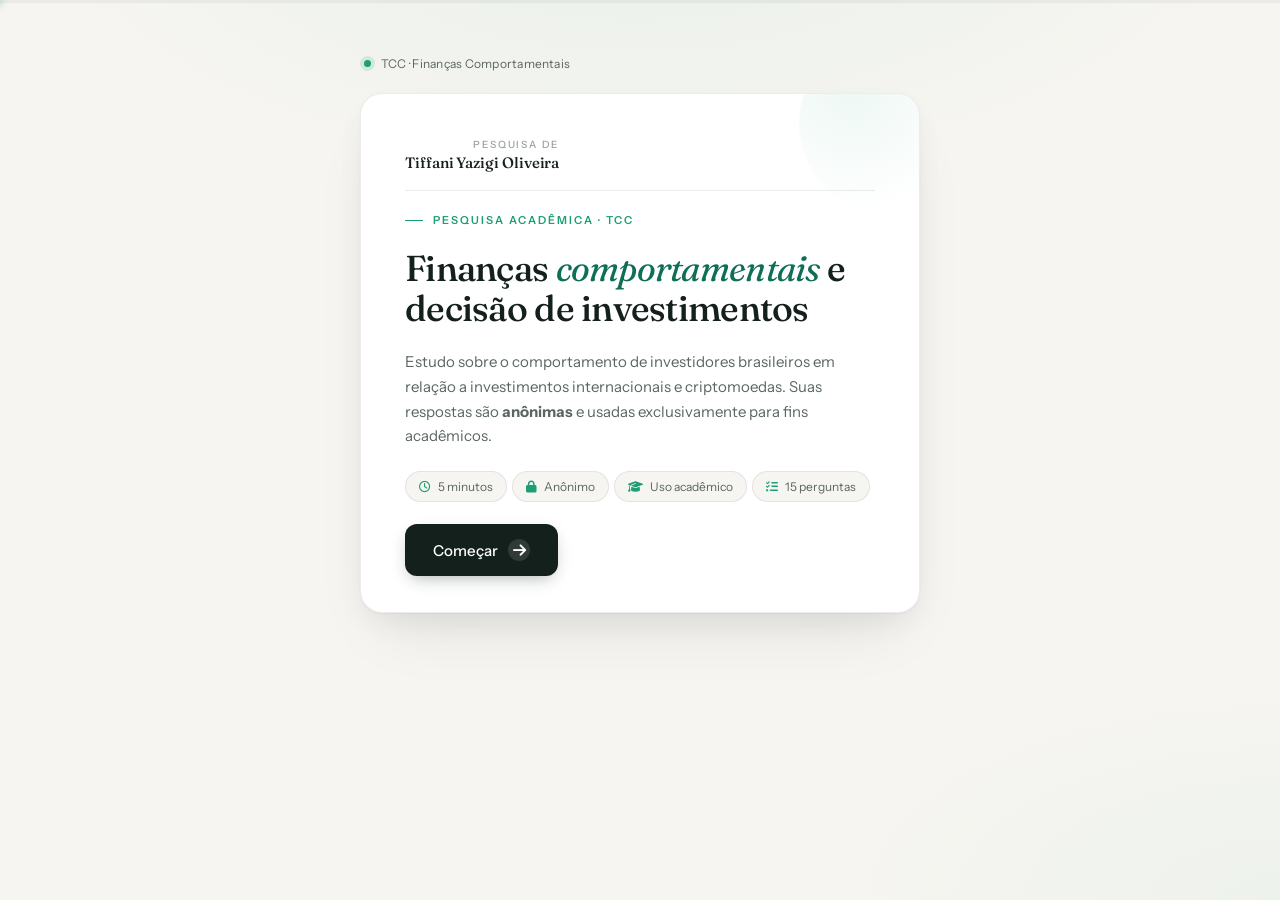
<file: index.html>
<!DOCTYPE html>
<html lang="pt-BR">
<head>
  <meta charset="UTF-8" />
  <meta name="viewport" content="width=device-width, initial-scale=1.0" />
  <title>Questionário – Finanças Comportamentais | TCC Tiffani Yazigi Oliveira</title>
  <link rel="preconnect" href="https://fonts.googleapis.com" />
  <link rel="preconnect" href="https://fonts.gstatic.com" crossorigin />
  <link href="https://fonts.googleapis.com/css2?family=Fraunces:opsz,wght@9..144,400;9..144,500;9..144,600&family=Instrument+Sans:wght@400;500;600&display=swap" rel="stylesheet" />
  <link rel="stylesheet" href="https://cdnjs.cloudflare.com/ajax/libs/font-awesome/6.5.0/css/all.min.css" />

  <style>
    *, *::before, *::after { box-sizing: border-box; margin: 0; padding: 0; }

    :root {
      --green: #1D9E75;
      --green-deep: #0F6E56;
      --green-soft: #E8F5EE;
      --green-text: #0a4a37;
      --bg: #F6F5F1;
      --bg-grain: #F1EFE8;
      --surface: #FFFFFF;
      --border: rgba(15, 23, 20, 0.08);
      --border-strong: rgba(15, 23, 20, 0.14);
      --text: #14201C;
      --text-muted: #5a6660;
      --text-hint: #94a09a;
      --radius: 12px;
      --radius-lg: 22px;
      --ease-out: cubic-bezier(.22,1,.36,1);
      --ease-in: cubic-bezier(.4,0,1,1);
      --ease-bounce: cubic-bezier(.34,1.56,.64,1);

      --shadow-card: 0 1px 2px rgba(15,23,20,0.04), 0 12px 32px -8px rgba(15,23,20,0.08), 0 32px 64px -24px rgba(15,23,20,0.10);
    }

    html, body {
      min-height: 100vh;
      background: var(--bg);
      font-family: 'Instrument Sans', system-ui, sans-serif;
      color: var(--text);
      -webkit-font-smoothing: antialiased;
      text-rendering: optimizeLegibility;
    }

    body {
      display: flex;
      flex-direction: column;
      align-items: center;
      justify-content: flex-start;
      padding: 56px 16px 80px;
      background-image:
        radial-gradient(ellipse 80% 50% at 50% -10%, rgba(29, 158, 117, 0.06), transparent 60%),
        radial-gradient(ellipse 60% 40% at 100% 100%, rgba(29, 158, 117, 0.04), transparent 60%);
      background-attachment: fixed;
    }

    .topbar {
      width: 100%;
      max-width: 560px;
      display: flex;
      align-items: center;
      justify-content: space-between;
      margin-bottom: 22px;
      padding: 0 4px;
    }
    .topbar-brand {
      display: flex; align-items: center; gap: 10px;
      font-size: 12px;
      color: var(--text-muted);
      letter-spacing: 0.02em;
    }
    .topbar-brand .dot {
      width: 7px; height: 7px; border-radius: 50%;
      background: var(--green);
      box-shadow: 0 0 0 4px rgba(29,158,117,0.15);
      animation: pulseDot 2.4s ease-in-out infinite;
    }
    @keyframes pulseDot {
      0%, 100% { box-shadow: 0 0 0 4px rgba(29,158,117,0.15); }
      50%      { box-shadow: 0 0 0 7px rgba(29,158,117,0.05); }
    }
    .topbar-step { font-size: 12px; color: var(--text-hint); font-variant-numeric: tabular-nums; }

    #progress-wrap {
      position: fixed;
      top: 0; left: 0; right: 0;
      height: 3px;
      background: rgba(15,23,20,0.05);
      z-index: 100;
    }
    #progress-fill {
      height: 100%;
      background: linear-gradient(90deg, var(--green-deep), var(--green));
      border-radius: 0 3px 3px 0;
      transition: width 0.7s cubic-bezier(.22,1,.36,1);
      width: 0%;
      position: relative;
    }
    #progress-fill::after {
      content: '';
      position: absolute;
      right: 0; top: -1px;
      width: 8px; height: 5px;
      background: var(--green);
      filter: blur(4px);
      opacity: 0.7;
    }

    #card {
      width: 100%;
      max-width: 560px;
      background: var(--surface);
      border-radius: var(--radius-lg);
      border: 1px solid var(--border);
      box-shadow: var(--shadow-card);
      padding: 44px 44px 36px;
      min-height: 420px;
      position: relative;
      overflow: hidden;
    }
    #card::before {
      content: '';
      position: absolute;
      top: -60px; right: -60px;
      width: 180px; height: 180px;
      border-radius: 50%;
      background: radial-gradient(circle at 30% 30%, rgba(29,158,117,0.08), transparent 70%);
      pointer-events: none;
    }

    .screen {
      display: none;
      flex-direction: column;
      gap: 22px;
      position: relative;
      z-index: 1;
    }
    .screen.active {
      display: flex;
      animation: slideInFwd 0.5s var(--ease-out) both;
    }
    .screen.leaving {
      animation: slideOutFwd 0.32s var(--ease-in) both;
      pointer-events: none;
      position: absolute;
      top: 44px; left: 44px;
      width: calc(100% - 88px);
    }
    .screen.entering-back { animation: slideInBack 0.5s var(--ease-out) both; }
    .screen.leaving-back {
      animation: slideOutBack 0.32s var(--ease-in) both;
      pointer-events: none;
      position: absolute;
      top: 44px; left: 44px;
      width: calc(100% - 88px);
    }

    @keyframes slideInFwd  { from { opacity:0; transform:translateX(40px);  } to { opacity:1; transform:translateX(0); } }
    @keyframes slideOutFwd { from { opacity:1; transform:translateX(0);      } to { opacity:0; transform:translateX(-40px); } }
    @keyframes slideInBack { from { opacity:0; transform:translateX(-40px); } to { opacity:1; transform:translateX(0); } }
    @keyframes slideOutBack{ from { opacity:1; transform:translateX(0);      } to { opacity:0; transform:translateX(40px);  } }

    .screen.active > * { opacity:0; animation: staggerIn 0.55s var(--ease-out) both; }
    .screen.active > *:nth-child(1) { animation-delay:.05s; }
    .screen.active > *:nth-child(2) { animation-delay:.12s; }
    .screen.active > *:nth-child(3) { animation-delay:.19s; }
    .screen.active > *:nth-child(4) { animation-delay:.26s; }
    .screen.active > *:nth-child(5) { animation-delay:.33s; }
    .screen.active > *:nth-child(6) { animation-delay:.40s; }
    .screen.active > *:nth-child(7) { animation-delay:.47s; }
    @keyframes staggerIn { from { opacity:0; transform:translateY(8px); } to { opacity:1; transform:translateY(0); } }

    .block-label {
      font-size: 11px; font-weight: 600; letter-spacing: .18em; text-transform: uppercase;
      color: var(--green); display: flex; align-items: center; gap: 10px;
    }
    .block-label::before { content:''; width:18px; height:1px; background:var(--green); display:inline-block; }

    .question-title {
      font-family: 'Fraunces', Georgia, serif;
      font-weight: 500; font-size: 26px; line-height: 1.25;
      letter-spacing: -.015em; color: var(--text); text-wrap: pretty;
    }

    .options-grid { display:flex; flex-direction:column; gap:8px; }
    .opt-btn {
      display:flex; align-items:center; gap:14px;
      padding:14px 16px 14px 14px;
      border:1px solid var(--border); border-radius:var(--radius);
      background:var(--surface); cursor:pointer; text-align:left;
      font-family:inherit; font-size:15px; color:var(--text);
      transition: border-color .2s var(--ease-out), background .2s var(--ease-out),
                  transform .2s var(--ease-out), box-shadow .2s var(--ease-out);
      width:100%; position:relative;
    }
    .opt-btn:hover { border-color:var(--green); background:var(--green-soft); transform:translateX(3px); }
    .opt-btn:active { transform:translateX(3px) scale(.99); }
    .opt-btn.selected {
      border-color:var(--green); background:var(--green-soft);
      color:var(--green-text); font-weight:500;
      box-shadow:0 0 0 3px rgba(29,158,117,.10);
      animation:pulseBounce .55s var(--ease-bounce);
    }
    @keyframes pulseBounce {
      0%   { transform:translateX(3px) scale(1); }
      40%  { transform:translateX(3px) scale(1.025); }
      70%  { transform:translateX(3px) scale(.995); }
      100% { transform:translateX(3px) scale(1); }
    }
    .opt-check {
      width:22px; height:22px; border-radius:50%; border:1.5px solid #c8ccca;
      display:flex; align-items:center; justify-content:center; flex-shrink:0;
      transition:background .2s var(--ease-out), border-color .2s var(--ease-out);
    }
    .opt-btn.selected .opt-check { background:var(--green); border-color:var(--green); animation:checkPop .4s var(--ease-bounce); }
    @keyframes checkPop { 0%{transform:scale(.6)} 60%{transform:scale(1.18)} 100%{transform:scale(1)} }
    .opt-check-inner {
      width:8px; height:8px; border-radius:50%; background:white;
      opacity:0; transform:scale(0);
      transition:opacity .2s var(--ease-out), transform .3s var(--ease-bounce);
    }
    .opt-btn.selected .opt-check-inner { opacity:1; transform:scale(1); }

    .likert-wrap { display:flex; flex-direction:column; gap:14px; }
    .likert-labels { display:flex; justify-content:space-between; font-size:11px; color:var(--text-hint); letter-spacing:.02em; }
    .likert-options { display:flex; gap:8px; }
    .likert-btn {
      flex:1; height:58px; border:1px solid var(--border); border-radius:var(--radius);
      background:var(--surface); cursor:pointer;
      font-family:'Fraunces',Georgia,serif; font-size:18px; font-weight:500; color:var(--text-muted);
      transition: border-color .2s var(--ease-out), background .2s var(--ease-out),
                  color .2s var(--ease-out), transform .2s var(--ease-out), box-shadow .2s var(--ease-out);
    }
    .likert-btn:hover { border-color:var(--green); color:var(--green); transform:translateY(-3px); }
    .likert-btn.selected {
      border-color:var(--green); background:var(--green); color:white;
      transform:translateY(-3px); box-shadow:0 8px 18px -8px rgba(29,158,117,.5);
      animation:likertPop .5s var(--ease-bounce);
    }
    @keyframes likertPop {
      0%   { transform:translateY(-3px) scale(1); }
      45%  { transform:translateY(-3px) scale(1.08); }
      100% { transform:translateY(-3px) scale(1); }
    }

    .nav-row { display:flex; justify-content:space-between; align-items:center; gap:10px; margin-top:12px; }

    .btn-next {
      padding:13px 24px; background:var(--text); color:white; border:none;
      border-radius:var(--radius); font-family:inherit; font-size:14px; font-weight:500;
      cursor:pointer; opacity:0; transform:translateY(6px); pointer-events:none;
      transition:opacity .4s var(--ease-out), transform .4s var(--ease-bounce),
                 background .2s var(--ease-out), box-shadow .2s var(--ease-out);
      display:flex; align-items:center; gap:8px;
    }
    .btn-next.enabled { opacity:1; transform:translateY(0); pointer-events:auto; box-shadow:0 6px 18px -6px rgba(20,32,28,.4); }
    .btn-next:hover { background:#0a1310; box-shadow:0 10px 22px -8px rgba(20,32,28,.5); }
    .btn-next:active { transform:translateY(0) scale(.97); }
    .btn-next.submit { background:var(--green); }
    .btn-next.submit:hover { background:var(--green-deep); }

    .btn-back {
      padding:11px 16px; background:transparent; color:var(--text-muted); border:none;
      border-radius:var(--radius); font-family:inherit; font-size:13px; cursor:pointer;
      transition:background .15s var(--ease-out), color .15s var(--ease-out), transform .2s var(--ease-out);
      display:flex; align-items:center; gap:6px;
    }
    .btn-back:hover { color:var(--text); transform:translateX(-2px); }
    .btn-back .arr { transition:transform .2s var(--ease-out); }
    .btn-back:hover .arr { transform:translateX(-2px); }

    .welcome-header {
      display:flex; align-items:center; justify-content:space-between; gap:16px;
      padding-bottom:18px; border-bottom:1px solid var(--border);
    }
    .welcome-author { text-align:right; display:flex; flex-direction:column; gap:2px; }
    .welcome-author-label { font-size:10px; letter-spacing:.18em; text-transform:uppercase; color:var(--text-hint); font-weight:500; }
    .welcome-author-name { font-family:'Fraunces',Georgia,serif; font-size:15px; font-weight:500; color:var(--text); letter-spacing:-.005em; }

    .welcome-eyebrow {
      font-size:11px; font-weight:600; letter-spacing:.18em; text-transform:uppercase;
      color:var(--green); display:flex; align-items:center; gap:10px;
    }
    .welcome-eyebrow::before { content:''; width:18px; height:1px; background:var(--green); }
    .welcome-title { font-family:'Fraunces',Georgia,serif; font-weight:500; font-size:36px; line-height:1.1; letter-spacing:-.02em; color:var(--text); }
    .welcome-title em { font-style:italic; color:var(--green-deep); font-weight:400; }
    .welcome-sub { font-size:15px; color:var(--text-muted); line-height:1.65; max-width:95%; }
    .welcome-meta { display:flex; gap:8px; flex-wrap:wrap; }
    .meta-pill {
      display:flex; align-items:center; gap:7px; font-size:12px; color:var(--text-muted);
      background:#f6f5f1; padding:7px 13px; border-radius:100px; border:1px solid var(--border);
    }
    .meta-pill i { color:var(--green); font-size:12px; }

    .btn-start {
      padding:15px 28px; background:var(--text); color:white; border:none;
      border-radius:var(--radius); font-family:inherit; font-size:15px; font-weight:500;
      cursor:pointer; align-self:flex-start;
      transition:background .2s var(--ease-out), transform .2s var(--ease-out), box-shadow .2s var(--ease-out);
      display:flex; align-items:center; gap:10px; box-shadow:0 6px 18px -6px rgba(20,32,28,.4);
    }
    .btn-start:hover { background:#0a1310; box-shadow:0 12px 24px -8px rgba(20,32,28,.5); transform:translateY(-1px); }
    .btn-start:active { transform:translateY(0) scale(.97); }
    .btn-start .arrow-wrap {
      display:inline-flex; width:22px; height:22px; align-items:center; justify-content:center;
      border-radius:50%; background:rgba(255,255,255,.12);
      transition:background .2s var(--ease-out), transform .3s var(--ease-out);
    }
    .btn-start:hover .arrow-wrap { background:var(--green); transform:translateX(3px); }

    .thanks-wrap { display:flex; flex-direction:column; align-items:center; text-align:center; gap:16px; padding:18px 0; }
    .thanks-check {
      width:84px; height:84px; border-radius:50%; background:var(--green-soft);
      display:flex; align-items:center; justify-content:center; position:relative;
      transform:scale(0); animation:thanksCheckPop .85s var(--ease-bounce) .1s forwards;
    }
    .thanks-check::before {
      content:''; position:absolute; inset:-8px; border-radius:50%;
      border:2px solid var(--green); opacity:0; animation:thanksRing 1.5s var(--ease-out) .5s forwards;
    }
    .thanks-check i { font-size:38px; color:var(--green); opacity:0; transform:scale(.5); animation:thanksIconIn .5s var(--ease-bounce) .5s forwards; }
    @keyframes thanksCheckPop { 0%{transform:scale(0) rotate(-30deg)} 60%{transform:scale(1.15) rotate(5deg)} 100%{transform:scale(1) rotate(0)} }
    @keyframes thanksIconIn  { 0%{opacity:0;transform:scale(.4)} 60%{opacity:1;transform:scale(1.2)} 100%{opacity:1;transform:scale(1)} }
    @keyframes thanksRing    { 0%{opacity:.5;transform:scale(.6)} 100%{opacity:0;transform:scale(1.4)} }
    .thanks-title {
      font-family:'Fraunces',Georgia,serif; font-weight:500; font-size:30px; line-height:1.2;
      letter-spacing:-.015em; color:var(--text); opacity:0; animation:thanksTextIn .6s var(--ease-out) .8s forwards;
    }
    .thanks-title em { font-style:italic; color:var(--green-deep); font-weight:400; }
    .thanks-sub { font-size:15px; color:var(--text-muted); line-height:1.65; max-width:420px; opacity:0; animation:thanksTextIn .6s var(--ease-out) 1.0s forwards; }
    .thanks-foot {
      margin-top:10px; font-size:12px; color:var(--text-hint); opacity:0;
      animation:thanksTextIn .6s var(--ease-out) 1.2s forwards; display:flex; gap:8px; align-items:center;
    }
    .thanks-foot .sig { font-family:'Fraunces',Georgia,serif; font-style:italic; color:var(--text-muted); }
    @keyframes thanksTextIn { from{opacity:0;transform:translateY(12px)} to{opacity:1;transform:translateY(0)} }

    @media (max-width:600px) {
      body { padding:32px 14px 60px; }
      .topbar { margin-bottom:16px; }
      #card { padding:30px 24px; min-height:360px; }
      .screen.leaving, .screen.leaving-back { top:30px; left:24px; width:calc(100% - 48px); }
      .question-title { font-size:21px; }
      .welcome-title { font-size:28px; }
      .welcome-author-name { font-size:14px; }
      .likert-btn { height:50px; font-size:16px; }
      .thanks-title { font-size:24px; }
    }
  </style>
</head>
<body>

<div id="progress-wrap"><div id="progress-fill"></div></div>

<div class="topbar">
  <div class="topbar-brand"><span class="dot"></span> TCC · Finanças Comportamentais</div>
  <div class="topbar-step" id="topbar-step"></div>
</div>

<div id="card">

  <!-- WELCOME -->
  <div class="screen active" id="screen-welcome">
    <div class="welcome-header">
      <div class="welcome-author">
        <div class="welcome-author-label">Pesquisa de</div>
        <div class="welcome-author-name">Tiffani Yazigi Oliveira</div>
      </div>
    </div>
    <div class="welcome-eyebrow">Pesquisa Acadêmica · TCC</div>
    <div class="welcome-title">Finanças <em>comportamentais</em> e decisão de investimentos</div>
    <div class="welcome-sub">Estudo sobre o comportamento de investidores brasileiros em relação a investimentos internacionais e criptomoedas. Suas respostas são <strong>anônimas</strong> e usadas exclusivamente para fins acadêmicos.</div>
    <div class="welcome-meta" style="gap:5px">
      <div class="meta-pill"><i class="fa-regular fa-clock"></i> 5 minutos</div>
      <div class="meta-pill"><i class="fa-solid fa-lock"></i> Anônimo</div>
      <div class="meta-pill"><i class="fa-solid fa-graduation-cap"></i> Uso acadêmico</div>
      <div class="meta-pill"><i class="fa-solid fa-list-check"></i> 15 perguntas</div>
    </div>
    <button class="btn-start" onclick="goTo(1,'forward')">
      Começar
      <span class="arrow-wrap"><i class="fa-solid fa-arrow-right"></i></span>
    </button>
  </div>

  <!-- Q1 -->
  <div class="screen" id="screen-1">
    <div class="block-label">Bloco 1 · Perfil do Investidor</div>
    <div class="question-title">Qual sua faixa etária?</div>
    <div class="options-grid" id="opts-1">
      <button class="opt-btn" onclick="select(1,'Até 24 anos',this)"><div class="opt-check"><div class="opt-check-inner"></div></div>Até 24 anos</button>
      <button class="opt-btn" onclick="select(1,'25 a 34 anos',this)"><div class="opt-check"><div class="opt-check-inner"></div></div>25 a 34 anos</button>
      <button class="opt-btn" onclick="select(1,'35 a 44 anos',this)"><div class="opt-check"><div class="opt-check-inner"></div></div>35 a 44 anos</button>
      <button class="opt-btn" onclick="select(1,'45 a 54 anos',this)"><div class="opt-check"><div class="opt-check-inner"></div></div>45 a 54 anos</button>
      <button class="opt-btn" onclick="select(1,'55 anos ou mais',this)"><div class="opt-check"><div class="opt-check-inner"></div></div>55 anos ou mais</button>
    </div>
    <div class="nav-row">
      <button class="btn-back" onclick="goTo(0,'back')"><i class="fa-solid fa-arrow-left arr"></i> Voltar</button>
      <button class="btn-next" id="next-1" onclick="goTo(2,'forward')">Próximo <i class="fa-solid fa-arrow-right"></i></button>
    </div>
  </div>

  <!-- Q2 -->
  <div class="screen" id="screen-2">
    <div class="block-label">Bloco 1 · Perfil do Investidor</div>
    <div class="question-title">Há quanto tempo você investe no mercado financeiro?</div>
    <div class="options-grid" id="opts-2">
      <button class="opt-btn" onclick="select(2,'Menos de 1 ano',this)"><div class="opt-check"><div class="opt-check-inner"></div></div>Menos de 1 ano</button>
      <button class="opt-btn" onclick="select(2,'Entre 1 e 3 anos',this)"><div class="opt-check"><div class="opt-check-inner"></div></div>Entre 1 e 3 anos</button>
      <button class="opt-btn" onclick="select(2,'Entre 3 e 5 anos',this)"><div class="opt-check"><div class="opt-check-inner"></div></div>Entre 3 e 5 anos</button>
      <button class="opt-btn" onclick="select(2,'Mais de 5 anos',this)"><div class="opt-check"><div class="opt-check-inner"></div></div>Mais de 5 anos</button>
    </div>
    <div class="nav-row">
      <button class="btn-back" onclick="goTo(1,'back')"><i class="fa-solid fa-arrow-left arr"></i> Voltar</button>
      <button class="btn-next" id="next-2" onclick="goTo(3,'forward')">Próximo <i class="fa-solid fa-arrow-right"></i></button>
    </div>
  </div>

  <!-- Q3 -->
  <div class="screen" id="screen-3">
    <div class="block-label">Bloco 1 · Perfil do Investidor</div>
    <div class="question-title">Como você classifica seu perfil de investidor?</div>
    <div class="options-grid" id="opts-3">
      <button class="opt-btn" onclick="select(3,'Conservador',this)"><div class="opt-check"><div class="opt-check-inner"></div></div>Conservador</button>
      <button class="opt-btn" onclick="select(3,'Moderado',this)"><div class="opt-check"><div class="opt-check-inner"></div></div>Moderado</button>
      <button class="opt-btn" onclick="select(3,'Arrojado',this)"><div class="opt-check"><div class="opt-check-inner"></div></div>Arrojado</button>
    </div>
    <div class="nav-row">
      <button class="btn-back" onclick="goTo(2,'back')"><i class="fa-solid fa-arrow-left arr"></i> Voltar</button>
      <button class="btn-next" id="next-3" onclick="goTo(4,'forward')">Próximo <i class="fa-solid fa-arrow-right"></i></button>
    </div>
  </div>

  <!-- Q4 -->
  <div class="screen" id="screen-4">
    <div class="block-label">Bloco 1 · Perfil do Investidor</div>
    <div class="question-title">Qual sua faixa de renda mensal?</div>
    <div class="options-grid" id="opts-4">
      <button class="opt-btn" onclick="select(4,'Até R$ 5.000',this)"><div class="opt-check"><div class="opt-check-inner"></div></div>Até R$ 5.000</button>
      <button class="opt-btn" onclick="select(4,'De R$ 5.001 a R$ 10.000',this)"><div class="opt-check"><div class="opt-check-inner"></div></div>De R$ 5.001 a R$ 10.000</button>
      <button class="opt-btn" onclick="select(4,'De R$ 10.001 a R$ 20.000',this)"><div class="opt-check"><div class="opt-check-inner"></div></div>De R$ 10.001 a R$ 20.000</button>
      <button class="opt-btn" onclick="select(4,'Acima de R$ 20.000',this)"><div class="opt-check"><div class="opt-check-inner"></div></div>Acima de R$ 20.000</button>
    </div>
    <div class="nav-row">
      <button class="btn-back" onclick="goTo(3,'back')"><i class="fa-solid fa-arrow-left arr"></i> Voltar</button>
      <button class="btn-next" id="next-4" onclick="goTo(5,'forward')">Próximo <i class="fa-solid fa-arrow-right"></i></button>
    </div>
  </div>

  <!-- Q5 -->
  <div class="screen" id="screen-5">
    <div class="block-label">Bloco 2 · Composição da Carteira</div>
    <div class="question-title">Você possui exposição a ativos internacionais?</div>
    <div class="options-grid" id="opts-5">
      <button class="opt-btn" onclick="select(5,'Sim',this); skipInternacional=false;"><div class="opt-check"><div class="opt-check-inner"></div></div>Sim</button>
      <button class="opt-btn" onclick="select(5,'Não',this); skipInternacional=true;"><div class="opt-check"><div class="opt-check-inner"></div></div>Não</button>
    </div>
    <div class="nav-row">
      <button class="btn-back" onclick="goTo(4,'back')"><i class="fa-solid fa-arrow-left arr"></i> Voltar</button>
      <button class="btn-next" id="next-5" onclick="handleP5Next()">Próximo <i class="fa-solid fa-arrow-right"></i></button>
    </div>
  </div>

  <!-- Q6 -->
  <div class="screen" id="screen-6">
    <div class="block-label">Bloco 2 · Composição da Carteira</div>
    <div class="question-title">Aproximadamente qual percentual da sua carteira está investido em ativos internacionais?</div>
    <div class="options-grid" id="opts-6">
      <button class="opt-btn" onclick="select(6,'0%',this)"><div class="opt-check"><div class="opt-check-inner"></div></div>0%</button>
      <button class="opt-btn" onclick="select(6,'Até 10%',this)"><div class="opt-check"><div class="opt-check-inner"></div></div>Até 10%</button>
      <button class="opt-btn" onclick="select(6,'Entre 11% e 25%',this)"><div class="opt-check"><div class="opt-check-inner"></div></div>Entre 11% e 25%</button>
      <button class="opt-btn" onclick="select(6,'Entre 26% e 50%',this)"><div class="opt-check"><div class="opt-check-inner"></div></div>Entre 26% e 50%</button>
      <button class="opt-btn" onclick="select(6,'Mais de 50%',this)"><div class="opt-check"><div class="opt-check-inner"></div></div>Mais de 50%</button>
    </div>
    <div class="nav-row">
      <button class="btn-back" onclick="goTo(5,'back')"><i class="fa-solid fa-arrow-left arr"></i> Voltar</button>
      <button class="btn-next" id="next-6" onclick="goTo(7,'forward')">Próximo <i class="fa-solid fa-arrow-right"></i></button>
    </div>
  </div>

  <!-- Q7 -->
  <div class="screen" id="screen-7">
    <div class="block-label">Bloco 2 · Composição da Carteira</div>
    <div class="question-title">Você possui investimentos em criptomoedas?</div>
    <div class="options-grid" id="opts-7">
      <button class="opt-btn" onclick="select(7,'Sim',this); skipCripto=false;"><div class="opt-check"><div class="opt-check-inner"></div></div>Sim</button>
      <button class="opt-btn" onclick="select(7,'Não',this); skipCripto=true;"><div class="opt-check"><div class="opt-check-inner"></div></div>Não</button>
    </div>
    <div class="nav-row">
      <button class="btn-back" onclick="goBackFrom7()"><i class="fa-solid fa-arrow-left arr"></i> Voltar</button>
      <button class="btn-next" id="next-7" onclick="handleP7Next()">Próximo <i class="fa-solid fa-arrow-right"></i></button>
    </div>
  </div>

  <!-- Q8 -->
  <div class="screen" id="screen-8">
    <div class="block-label">Bloco 2 · Composição da Carteira</div>
    <div class="question-title">Aproximadamente qual percentual da sua carteira está investido em criptomoedas?</div>
    <div class="options-grid" id="opts-8">
      <button class="opt-btn" onclick="select(8,'0%',this)"><div class="opt-check"><div class="opt-check-inner"></div></div>0%</button>
      <button class="opt-btn" onclick="select(8,'Até 5%',this)"><div class="opt-check"><div class="opt-check-inner"></div></div>Até 5%</button>
      <button class="opt-btn" onclick="select(8,'Entre 6% e 15%',this)"><div class="opt-check"><div class="opt-check-inner"></div></div>Entre 6% e 15%</button>
      <button class="opt-btn" onclick="select(8,'Entre 16% e 30%',this)"><div class="opt-check"><div class="opt-check-inner"></div></div>Entre 16% e 30%</button>
      <button class="opt-btn" onclick="select(8,'Mais de 30%',this)"><div class="opt-check"><div class="opt-check-inner"></div></div>Mais de 30%</button>
    </div>
    <div class="nav-row">
      <button class="btn-back" onclick="goTo(7,'back')"><i class="fa-solid fa-arrow-left arr"></i> Voltar</button>
      <button class="btn-next" id="next-8" onclick="goTo(9,'forward')">Próximo <i class="fa-solid fa-arrow-right"></i></button>
    </div>
  </div>

  <!-- Q9 -->
  <div class="screen" id="screen-9">
    <div class="block-label">Bloco 2 · Composição da Carteira</div>
    <div class="question-title">O que mais influenciou sua decisão de investir em criptomoedas?</div>
    <div class="options-grid" id="opts-9">
      <button class="opt-btn" onclick="select(9,'Potencial de retorno financeiro',this)"><div class="opt-check"><div class="opt-check-inner"></div></div>Potencial de retorno financeiro</button>
      <button class="opt-btn" onclick="select(9,'Influência de redes sociais',this)"><div class="opt-check"><div class="opt-check-inner"></div></div>Influência de redes sociais</button>
      <button class="opt-btn" onclick="select(9,'Influência de amigos ou familiares',this)"><div class="opt-check"><div class="opt-check-inner"></div></div>Influência de amigos ou familiares</button>
      <button class="opt-btn" onclick="select(9,'Diversificação da carteira',this)"><div class="opt-check"><div class="opt-check-inner"></div></div>Diversificação da carteira</button>
      <button class="opt-btn" onclick="select(9,'Interesse pelo mercado de tecnologia',this)"><div class="opt-check"><div class="opt-check-inner"></div></div>Interesse pelo mercado de tecnologia</button>
      <button class="opt-btn" onclick="select(9,'Outro',this)"><div class="opt-check"><div class="opt-check-inner"></div></div>Outro</button>
    </div>
    <div class="nav-row">
      <button class="btn-back" onclick="goTo(8,'back')"><i class="fa-solid fa-arrow-left arr"></i> Voltar</button>
      <button class="btn-next" id="next-9" onclick="goTo(10,'forward')">Próximo <i class="fa-solid fa-arrow-right"></i></button>
    </div>
  </div>

  <!-- Q10 -->
  <div class="screen" id="screen-10">
    <div class="block-label">Bloco 3 · Comportamento do Investidor</div>
    <div class="question-title">Informações vistas com frequência nas redes sociais influenciam minhas decisões de investimento.</div>
    <div class="likert-wrap">
      <div class="likert-labels"><span>Discordo totalmente</span><span>Concordo totalmente</span></div>
      <div class="likert-options" id="opts-10">
        <button class="likert-btn" onclick="selectLikert(10,1,this)">1</button>
        <button class="likert-btn" onclick="selectLikert(10,2,this)">2</button>
        <button class="likert-btn" onclick="selectLikert(10,3,this)">3</button>
        <button class="likert-btn" onclick="selectLikert(10,4,this)">4</button>
        <button class="likert-btn" onclick="selectLikert(10,5,this)">5</button>
      </div>
    </div>
    <div class="nav-row">
      <button class="btn-back" onclick="goBackFrom10()"><i class="fa-solid fa-arrow-left arr"></i> Voltar</button>
      <button class="btn-next" id="next-10" onclick="goTo(11,'forward')">Próximo <i class="fa-solid fa-arrow-right"></i></button>
    </div>
  </div>

  <!-- Q11 -->
  <div class="screen" id="screen-11">
    <div class="block-label">Bloco 3 · Comportamento do Investidor</div>
    <div class="question-title">Prefiro investir em ativos brasileiros por acreditar que conheço melhor o mercado nacional.</div>
    <div class="likert-wrap">
      <div class="likert-labels"><span>Discordo totalmente</span><span>Concordo totalmente</span></div>
      <div class="likert-options" id="opts-11">
        <button class="likert-btn" onclick="selectLikert(11,1,this)">1</button>
        <button class="likert-btn" onclick="selectLikert(11,2,this)">2</button>
        <button class="likert-btn" onclick="selectLikert(11,3,this)">3</button>
        <button class="likert-btn" onclick="selectLikert(11,4,this)">4</button>
        <button class="likert-btn" onclick="selectLikert(11,5,this)">5</button>
      </div>
    </div>
    <div class="nav-row">
      <button class="btn-back" onclick="goTo(10,'back')"><i class="fa-solid fa-arrow-left arr"></i> Voltar</button>
      <button class="btn-next" id="next-11" onclick="goTo(12,'forward')">Próximo <i class="fa-solid fa-arrow-right"></i></button>
    </div>
  </div>

  <!-- Q12 -->
  <div class="screen" id="screen-12">
    <div class="block-label">Bloco 3 · Comportamento do Investidor</div>
    <div class="question-title">Mesmo considerando os benefícios da diversificação internacional, prefiro manter a maior parte dos meus investimentos no Brasil.</div>
    <div class="likert-wrap">
      <div class="likert-labels"><span>Discordo totalmente</span><span>Concordo totalmente</span></div>
      <div class="likert-options" id="opts-12">
        <button class="likert-btn" onclick="selectLikert(12,1,this)">1</button>
        <button class="likert-btn" onclick="selectLikert(12,2,this)">2</button>
        <button class="likert-btn" onclick="selectLikert(12,3,this)">3</button>
        <button class="likert-btn" onclick="selectLikert(12,4,this)">4</button>
        <button class="likert-btn" onclick="selectLikert(12,5,this)">5</button>
      </div>
    </div>
    <div class="nav-row">
      <button class="btn-back" onclick="goTo(11,'back')"><i class="fa-solid fa-arrow-left arr"></i> Voltar</button>
      <button class="btn-next" id="next-12" onclick="goTo(13,'forward')">Próximo <i class="fa-solid fa-arrow-right"></i></button>
    </div>
  </div>

  <!-- Q13 -->
  <div class="screen" id="screen-13">
    <div class="block-label">Bloco 3 · Comportamento do Investidor</div>
    <div class="question-title">Acredito que consigo identificar boas oportunidades de investimento antes da maioria das pessoas.</div>
    <div class="likert-wrap">
      <div class="likert-labels"><span>Discordo totalmente</span><span>Concordo totalmente</span></div>
      <div class="likert-options" id="opts-13">
        <button class="likert-btn" onclick="selectLikert(13,1,this)">1</button>
        <button class="likert-btn" onclick="selectLikert(13,2,this)">2</button>
        <button class="likert-btn" onclick="selectLikert(13,3,this)">3</button>
        <button class="likert-btn" onclick="selectLikert(13,4,this)">4</button>
        <button class="likert-btn" onclick="selectLikert(13,5,this)">5</button>
      </div>
    </div>
    <div class="nav-row">
      <button class="btn-back" onclick="goTo(12,'back')"><i class="fa-solid fa-arrow-left arr"></i> Voltar</button>
      <button class="btn-next" id="next-13" onclick="goTo(14,'forward')">Próximo <i class="fa-solid fa-arrow-right"></i></button>
    </div>
  </div>

  <!-- Q14 -->
  <div class="screen" id="screen-14">
    <div class="block-label">Bloco 3 · Comportamento do Investidor</div>
    <div class="question-title">Costumo acreditar que ativos que tiveram forte valorização recente continuarão apresentando bom desempenho.</div>
    <div class="likert-wrap">
      <div class="likert-labels"><span>Discordo totalmente</span><span>Concordo totalmente</span></div>
      <div class="likert-options" id="opts-14">
        <button class="likert-btn" onclick="selectLikert(14,1,this)">1</button>
        <button class="likert-btn" onclick="selectLikert(14,2,this)">2</button>
        <button class="likert-btn" onclick="selectLikert(14,3,this)">3</button>
        <button class="likert-btn" onclick="selectLikert(14,4,this)">4</button>
        <button class="likert-btn" onclick="selectLikert(14,5,this)">5</button>
      </div>
    </div>
    <div class="nav-row">
      <button class="btn-back" onclick="goTo(13,'back')"><i class="fa-solid fa-arrow-left arr"></i> Voltar</button>
      <button class="btn-next" id="next-14" onclick="goTo(15,'forward')">Próximo <i class="fa-solid fa-arrow-right"></i></button>
    </div>
  </div>

  <!-- Q15 -->
  <div class="screen" id="screen-15">
    <div class="block-label">Bloco 3 · Comportamento do Investidor</div>
    <div class="question-title">Considero criptomoedas investimentos mais arriscados do que ativos internacionais tradicionais.</div>
    <div class="likert-wrap">
      <div class="likert-labels"><span>Discordo totalmente</span><span>Concordo totalmente</span></div>
      <div class="likert-options" id="opts-15">
        <button class="likert-btn" onclick="selectLikert(15,1,this)">1</button>
        <button class="likert-btn" onclick="selectLikert(15,2,this)">2</button>
        <button class="likert-btn" onclick="selectLikert(15,3,this)">3</button>
        <button class="likert-btn" onclick="selectLikert(15,4,this)">4</button>
        <button class="likert-btn" onclick="selectLikert(15,5,this)">5</button>
      </div>
    </div>
    <div class="nav-row">
      <button class="btn-back" onclick="goTo(14,'back')"><i class="fa-solid fa-arrow-left arr"></i> Voltar</button>
      <button class="btn-next submit" id="next-15" onclick="submitForm()">
        <i class="fa-solid fa-paper-plane"></i> Enviar respostas
      </button>
    </div>
  </div>

  <!-- THANKS -->
  <div class="screen" id="screen-thanks">
    <div class="thanks-wrap">
      <div class="thanks-check"><i class="fa-solid fa-check"></i></div>
      <div class="thanks-title">Obrigado pela <em>participação</em>!</div>
      <div class="thanks-sub">Suas respostas foram registradas com sucesso e contribuirão para a pesquisa acadêmica sobre finanças comportamentais e decisão de investimentos de investidores brasileiros.</div>
      <div class="thanks-foot">
        <span class="sig">Tiffani Yazigi Oliveira</span>
        <span>·</span>
        <span>MBA USP/Esalq</span>
      </div>
    </div>
  </div>

</div>

<script>
  const SUPABASE_URL = "https://okmscfwzskkmsyebrbit.supabase.co";
  const SUPABASE_KEY = "eyJhbGciOiJIUzI1NiIsInR5cCI6IkpXVCJ9.eyJpc3MiOiJzdXBhYmFzZSIsInJlZiI6Im9rbXNjZnd6c2trbXN5ZWJyYml0Iiwicm9sZSI6ImFub24iLCJpYXQiOjE3NzY4OTg3MjYsImV4cCI6MjA5MjQ3NDcyNn0.hSNLMXopnwbxMvr5cnzIA79Sq9xANaf9ZEmxbJJJlgc";

  const answers = {};
  let skipInternacional = false;
  let skipCripto = false;
  let currentScreen = 0;
  let transitioning = false;
  const TOTAL = 15;

  function updateProgress(n) {
    let pct = 0;
    if (n === 'thanks') pct = 100;
    else if (typeof n === 'number') pct = n === 0 ? 0 : Math.round((n / TOTAL) * 100);
    document.getElementById('progress-fill').style.width = pct + '%';
    const tb = document.getElementById('topbar-step');
    if (n === 0) tb.textContent = 'Bem-vindo';
    else if (n === 'thanks') tb.textContent = 'Concluído';
    else tb.textContent = `Pergunta ${n} de ${TOTAL}`;
  }

  function goTo(n, direction) {
    if (transitioning) return;
    transitioning = true;
    const currentId = currentScreen === 0 ? 'screen-welcome' : (currentScreen === 'thanks' ? 'screen-thanks' : 'screen-' + currentScreen);
    const nextId    = n === 0 ? 'screen-welcome' : (n === 'thanks' ? 'screen-thanks' : 'screen-' + n);
    const currentEl = document.getElementById(currentId);
    const nextEl    = document.getElementById(nextId);
    const leaveClass = direction === 'back' ? 'leaving-back' : 'leaving';
    const enterClass = direction === 'back' ? 'entering-back' : '';
    currentEl.classList.add(leaveClass);
    setTimeout(() => {
      currentEl.classList.remove('active', leaveClass);
      void nextEl.offsetWidth;
      nextEl.classList.add('active');
      if (enterClass) nextEl.classList.add(enterClass);
      transitioning = false;
      setTimeout(() => nextEl.classList.remove(enterClass), 500);
    }, 280);
    currentScreen = n === 'thanks' ? 'thanks' : n;
    updateProgress(currentScreen);
  }

  function select(q, val, btn) {
    answers['p' + q] = val;
    document.getElementById('opts-' + q).querySelectorAll('.opt-btn').forEach(b => b.classList.remove('selected'));
    btn.classList.remove('selected');
    void btn.offsetWidth;
    btn.classList.add('selected');
    const next = document.getElementById('next-' + q);
    if (next) next.classList.add('enabled');
    clearTimeout(window._autoAdv);
    window._autoAdv = setTimeout(() => {
      if (q === 5) handleP5Next();
      else if (q === 7) handleP7Next();
      else if (q < 15) goTo(q + 1, 'forward');
    }, 350);
  }

  function selectLikert(q, val, btn) {
    answers['p' + q] = val;
    document.getElementById('opts-' + q).querySelectorAll('.likert-btn').forEach(b => b.classList.remove('selected'));
    btn.classList.remove('selected');
    void btn.offsetWidth;
    btn.classList.add('selected');
    const next = document.getElementById('next-' + q);
    if (next) next.classList.add('enabled');
    clearTimeout(window._autoAdv);
    window._autoAdv = setTimeout(() => {
      if (q < 15) goTo(q + 1, 'forward');
    }, 350);
  }

  function handleP5Next() {
    if (skipInternacional) { answers['p6'] = '0%'; goTo(7, 'forward'); }
    else goTo(6, 'forward');
  }

  function handleP7Next() {
    if (skipCripto) { answers['p8'] = '0%'; answers['p9'] = 'Não possui'; goTo(10, 'forward'); }
    else goTo(8, 'forward');
  }

  function goBackFrom7()  { if (skipInternacional) goTo(5,'back'); else goTo(6,'back'); }
  function goBackFrom10() { if (skipCripto) goTo(7,'back'); else goTo(9,'back'); }

  function submitForm() {
    const btn = document.getElementById('next-15');
    btn.innerHTML = '<i class="fa-solid fa-spinner fa-spin"></i> Enviando...';
    btn.classList.remove('enabled');
    const payload = {};
    for (let i = 1; i <= 15; i++) payload['p' + i] = answers['p' + i] || '';
    fetch(`${SUPABASE_URL}/rest/v1/respostas_tcc`, {
      method: 'POST',
      headers: {
        'Content-Type': 'application/json',
        'apikey': SUPABASE_KEY,
        'Authorization': `Bearer ${SUPABASE_KEY}`,
        'Prefer': 'return=minimal'
      },
      body: JSON.stringify(payload)
    })
    .then(() => goTo('thanks', 'forward'))
    .catch(() => goTo('thanks', 'forward'));
  }

  document.addEventListener('keydown', (e) => {
    if (transitioning) return;
    if (e.key === 'Enter') {
      if (currentScreen === 0) { goTo(1, 'forward'); return; }
      if (currentScreen === 15) { submitForm(); return; }
      if (typeof currentScreen === 'number') {
        const next = document.getElementById('next-' + currentScreen);
        if (next && next.classList.contains('enabled')) next.click();
      }
    }
    if (e.key >= '1' && e.key <= '5' && typeof currentScreen === 'number' && currentScreen >= 10) {
      const idx = parseInt(e.key, 10);
      const opts = document.getElementById('opts-' + currentScreen);
      if (opts) { const btn = opts.querySelectorAll('.likert-btn')[idx-1]; if (btn) btn.click(); }
    }
  });
</script>
</body>
</html>
</file>
